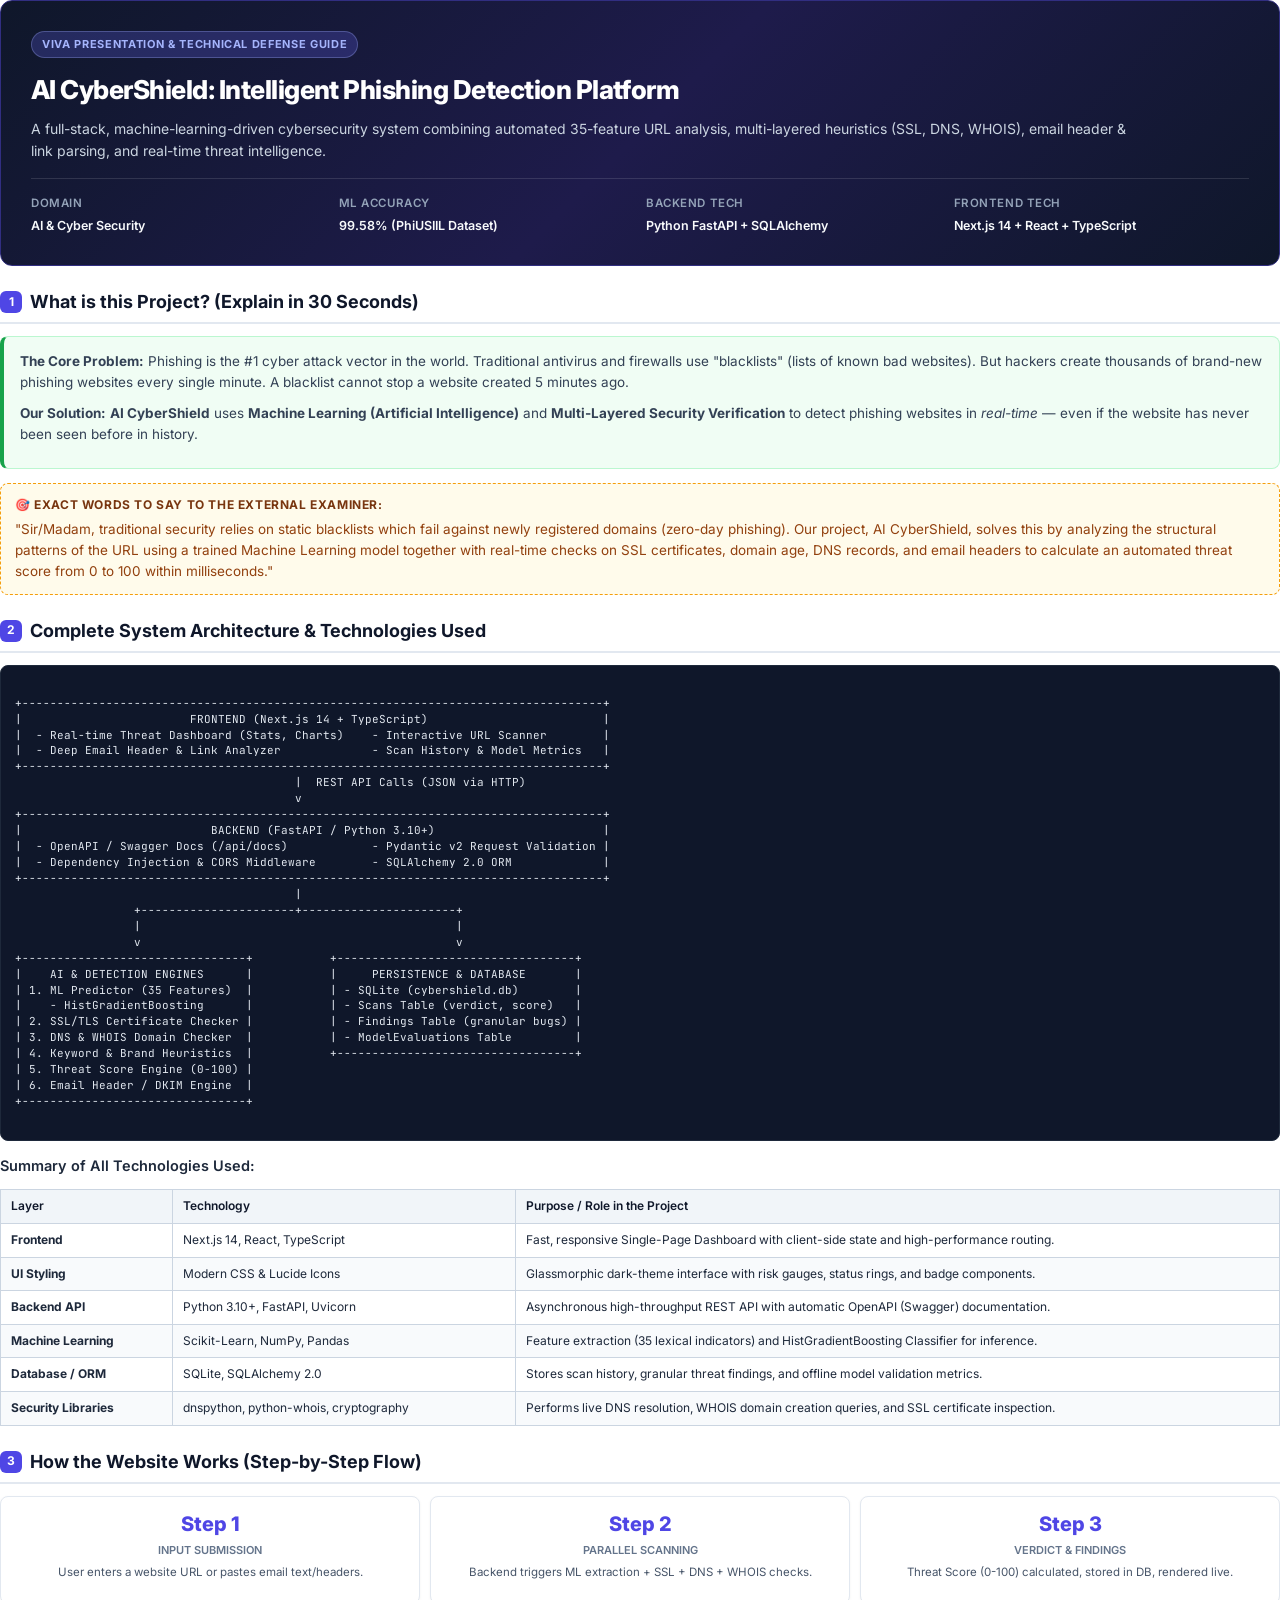
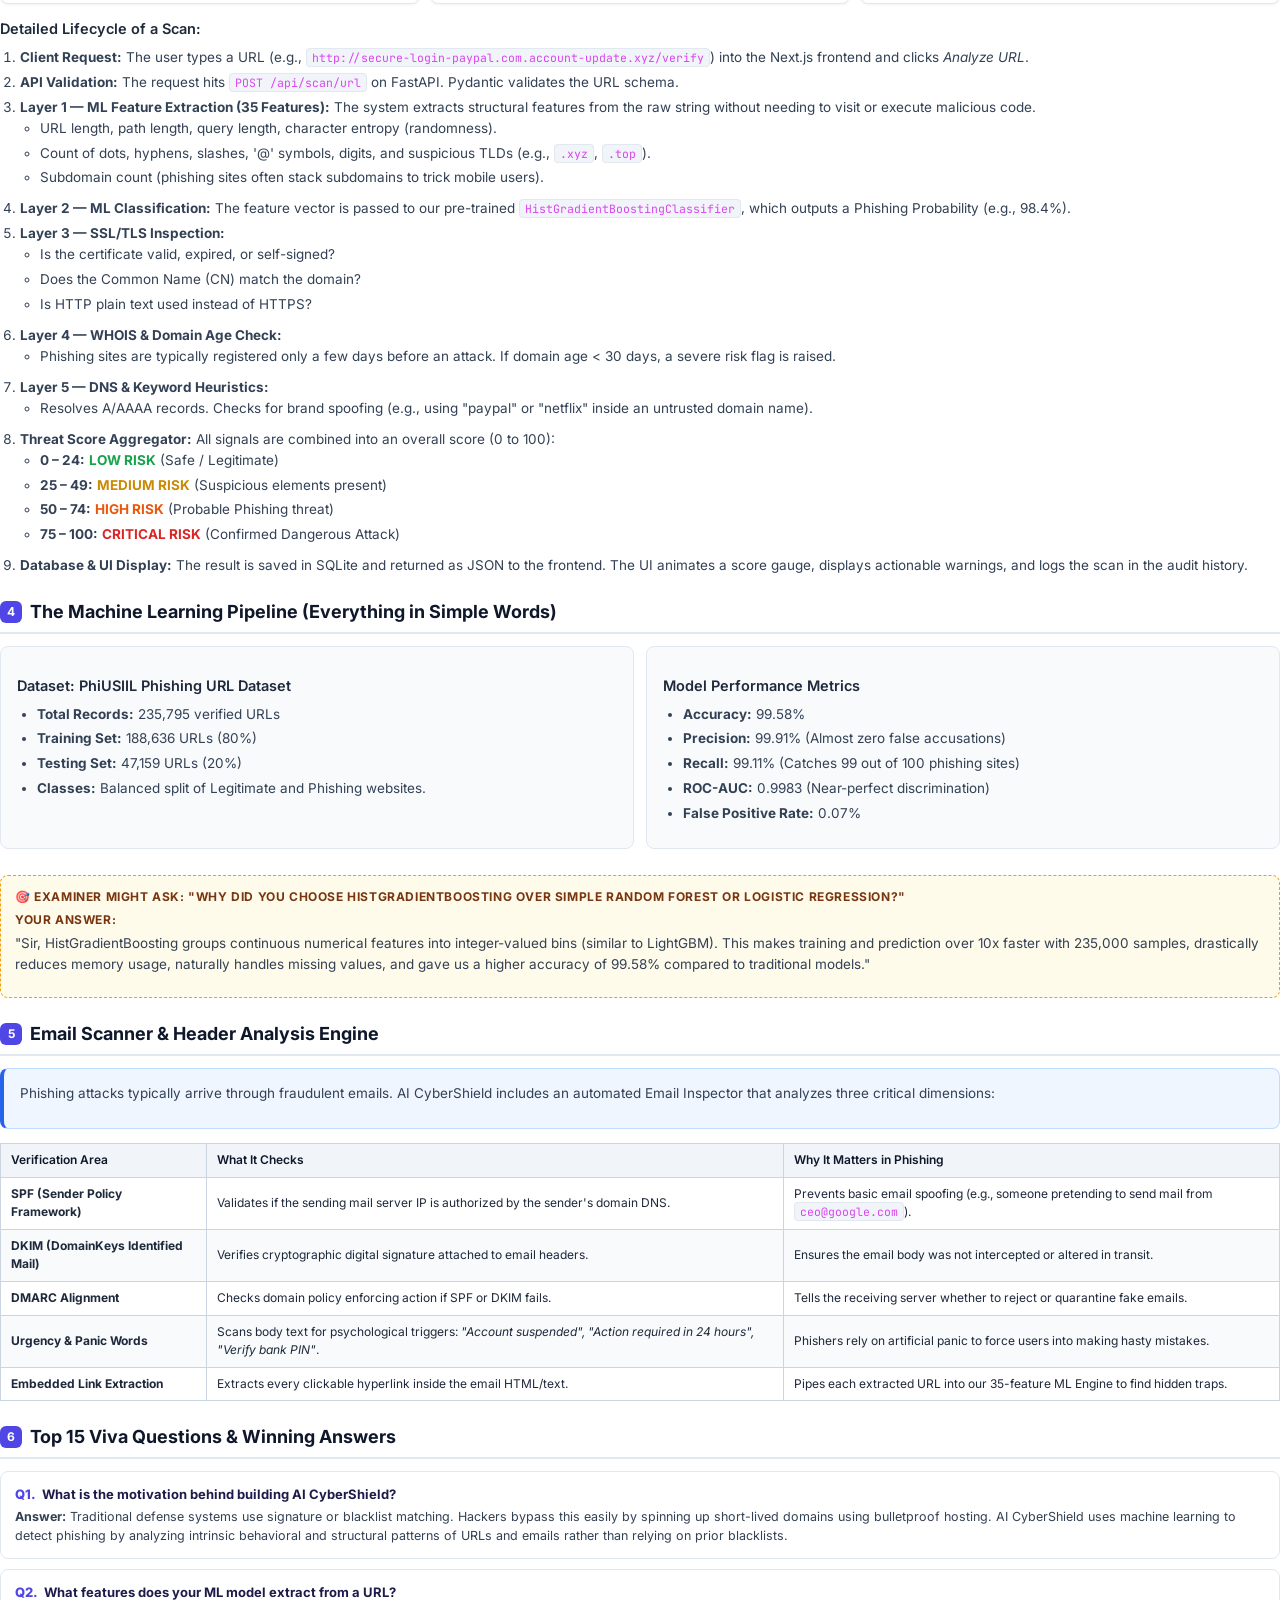
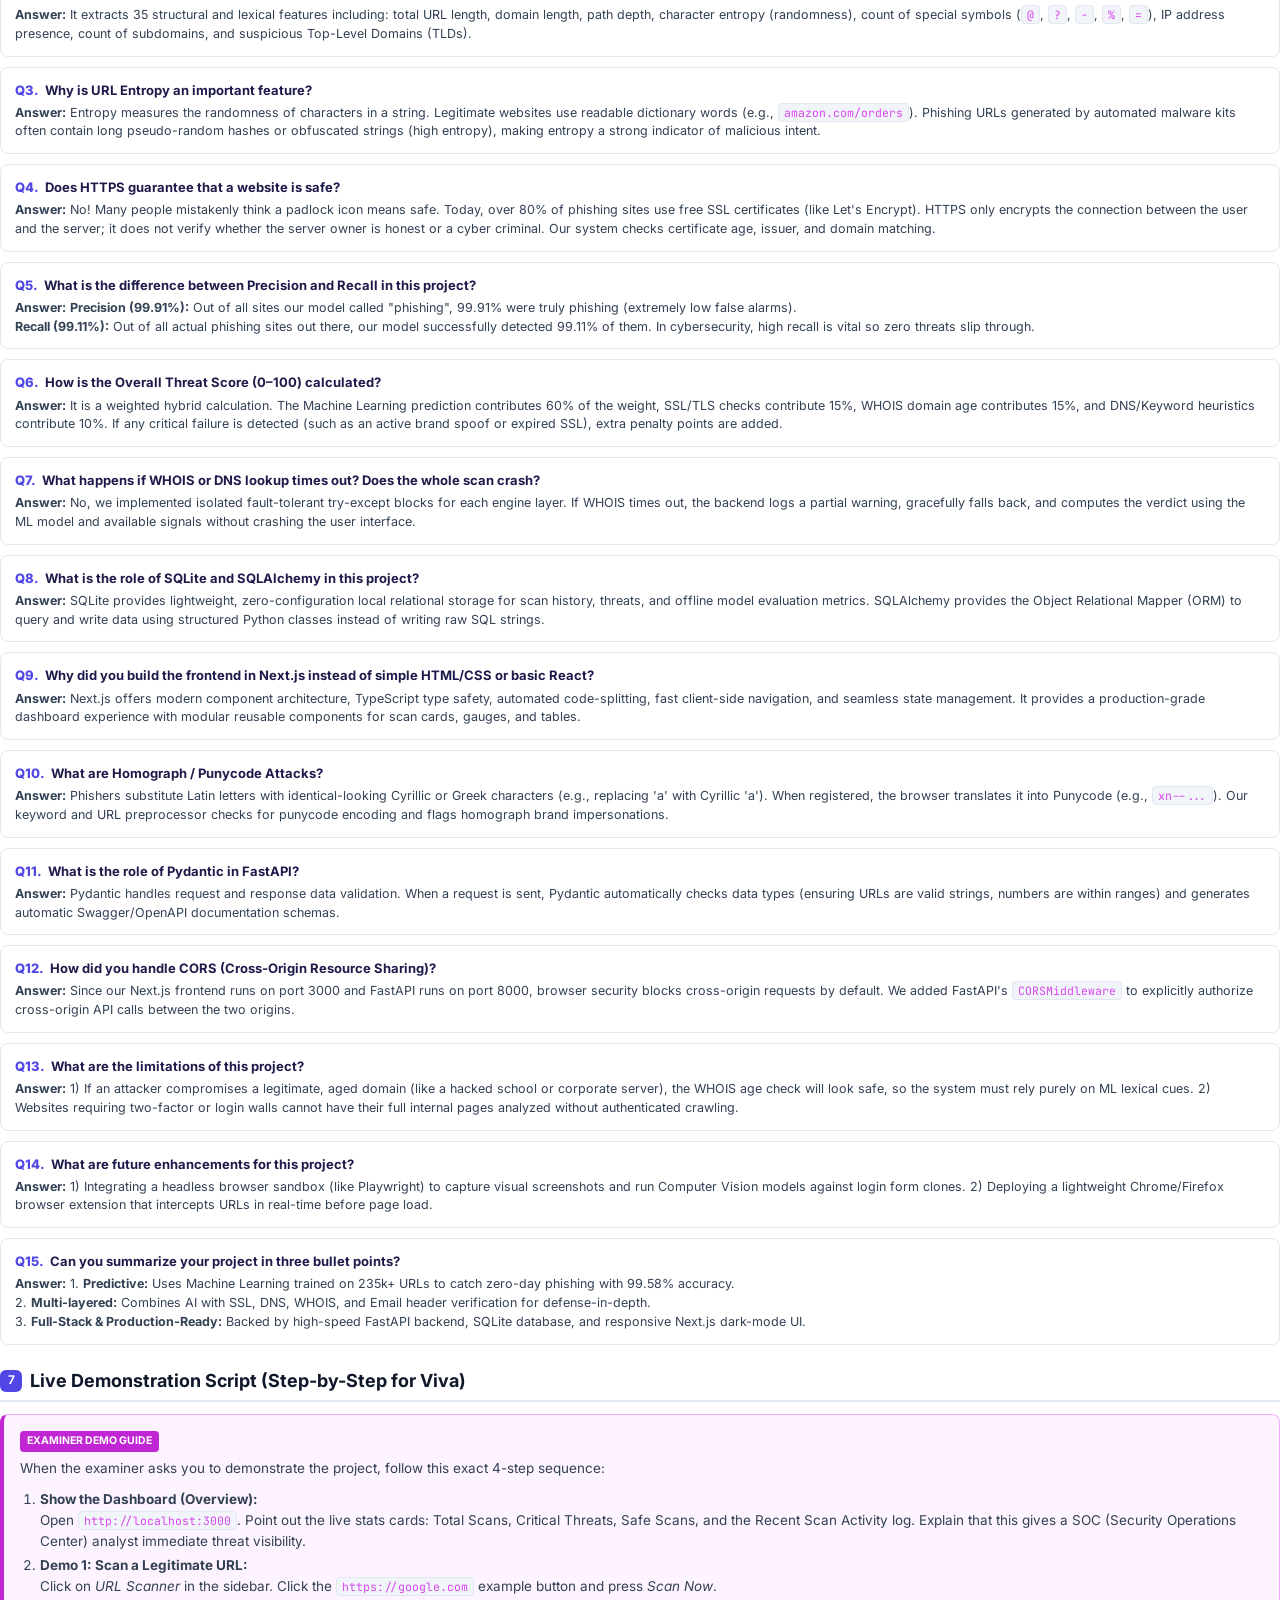
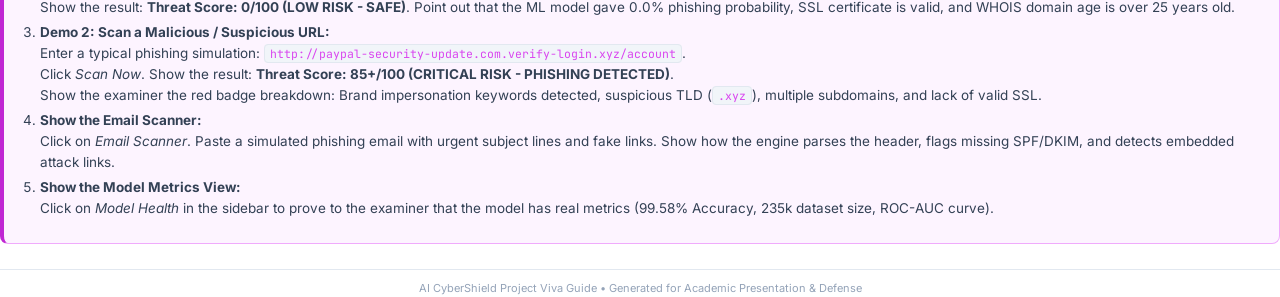
<file: viva_presentation_guide.html>
<!DOCTYPE html>
<html lang="en">
<head>
<meta charset="UTF-8">
<title>AI CyberShield — Viva Presentation & System Guide</title>
<style>
  @import url('https://fonts.googleapis.com/css2?family=Inter:wght@300;400;500;600;700;800&family=JetBrains+Mono:wght@400;600&display=swap');

  @page {
    size: A4;
    margin: 14mm 14mm 14mm 14mm;
    @bottom-right {
      content: counter(page);
    }
  }

  * {
    box-sizing: border-box;
    margin: 0;
    padding: 0;
  }

  body {
    font-family: 'Inter', -apple-system, BlinkMacSystemFont, 'Segoe UI', Roboto, sans-serif;
    color: #1e293b;
    background: #ffffff;
    line-height: 1.55;
    font-size: 13.5px;
  }

  /* Cover / Header section */
  .header-card {
    background: linear-gradient(135deg, #0f172a 0%, #1e1b4b 50%, #0f172a 100%);
    color: #ffffff;
    padding: 30px;
    border-radius: 12px;
    margin-bottom: 22px;
    border: 1px solid #312e81;
    page-break-inside: avoid;
  }

  .badge {
    display: inline-block;
    padding: 4px 10px;
    font-size: 11px;
    font-weight: 700;
    text-transform: uppercase;
    letter-spacing: 0.06em;
    border-radius: 9999px;
    background: rgba(99, 102, 241, 0.25);
    color: #a5b4fc;
    border: 1px solid rgba(165, 180, 252, 0.3);
    margin-bottom: 12px;
  }

  .header-card h1 {
    font-size: 26px;
    font-weight: 800;
    margin-bottom: 8px;
    letter-spacing: -0.02em;
    color: #ffffff;
  }

  .header-card p.subtitle {
    font-size: 14px;
    color: #cbd5e1;
    max-width: 90%;
    margin-bottom: 16px;
  }

  .meta-grid {
    display: grid;
    grid-template-columns: repeat(4, 1fr);
    gap: 12px;
    margin-top: 16px;
    padding-top: 16px;
    border-top: 1px solid rgba(255, 255, 255, 0.12);
  }

  .meta-item {
    font-size: 11.5px;
  }

  .meta-label {
    color: #94a3b8;
    text-transform: uppercase;
    font-weight: 600;
    letter-spacing: 0.05em;
    margin-bottom: 3px;
  }

  .meta-val {
    color: #f8fafc;
    font-weight: 600;
    font-size: 12.5px;
  }

  /* Headings */
  h2 {
    font-size: 18px;
    font-weight: 700;
    color: #0f172a;
    margin-top: 22px;
    margin-bottom: 12px;
    padding-bottom: 6px;
    border-bottom: 2px solid #e2e8f0;
    display: flex;
    align-items: center;
    gap: 8px;
    page-break-after: avoid;
  }

  .section-num {
    background: #4f46e5;
    color: white;
    width: 22px;
    height: 22px;
    border-radius: 6px;
    display: inline-flex;
    align-items: center;
    justify-content: center;
    font-size: 12px;
    font-weight: 700;
  }

  h3 {
    font-size: 14.5px;
    font-weight: 600;
    color: #1e293b;
    margin-top: 14px;
    margin-bottom: 6px;
    page-break-after: avoid;
  }

  p {
    margin-bottom: 10px;
    color: #334155;
  }

  /* Cards & Callouts */
  .card {
    background: #f8fafc;
    border: 1px solid #e2e8f0;
    border-radius: 8px;
    padding: 14px 16px;
    margin-bottom: 14px;
    page-break-inside: avoid;
  }

  .card-highlight {
    background: #f0fdf4;
    border: 1px solid #bbf7d0;
    border-left: 4px solid #16a34a;
  }

  .card-viva {
    background: #fdf4ff;
    border: 1px solid #f0abfc;
    border-left: 4px solid #c026d3;
  }

  .card-info {
    background: #eff6ff;
    border: 1px solid #bfdbfe;
    border-left: 4px solid #2563eb;
  }

  .viva-tag {
    display: inline-block;
    background: #c026d3;
    color: white;
    font-size: 10.5px;
    font-weight: 700;
    padding: 2px 7px;
    border-radius: 4px;
    margin-bottom: 6px;
    text-transform: uppercase;
  }

  /* Simple explanation speech bubble */
  .say-in-viva {
    background: #fffbeb;
    border: 1px dashed #f59e0b;
    border-radius: 8px;
    padding: 12px 14px;
    margin: 8px 0 12px 0;
    font-style: normal;
    color: #92400e;
    page-break-inside: avoid;
  }
  .say-in-viva strong {
    color: #78350f;
    display: block;
    margin-bottom: 4px;
    font-size: 12px;
    text-transform: uppercase;
    letter-spacing: 0.05em;
  }

  /* Tables */
  table {
    width: 100%;
    border-collapse: collapse;
    margin: 12px 0 16px 0;
    font-size: 12px;
    page-break-inside: avoid;
  }

  th, td {
    border: 1px solid #cbd5e1;
    padding: 7px 10px;
    text-align: left;
  }

  th {
    background: #f1f5f9;
    font-weight: 600;
    color: #0f172a;
  }

  tr:nth-child(even) td {
    background: #f8fafc;
  }

  /* Grid layout */
  .grid-2 {
    display: grid;
    grid-template-columns: 1fr 1fr;
    gap: 12px;
    page-break-inside: avoid;
    margin-bottom: 12px;
  }

  .grid-3 {
    display: grid;
    grid-template-columns: 1fr 1fr 1fr;
    gap: 10px;
    page-break-inside: avoid;
    margin-bottom: 12px;
  }

  .stat-box {
    background: #ffffff;
    border: 1px solid #e2e8f0;
    border-radius: 8px;
    padding: 12px;
    text-align: center;
    box-shadow: 0 1px 3px rgba(0,0,0,0.05);
  }
  .stat-num {
    font-size: 20px;
    font-weight: 800;
    color: #4f46e5;
  }
  .stat-label {
    font-size: 11px;
    color: #64748b;
    text-transform: uppercase;
    font-weight: 600;
    margin-top: 2px;
  }

  /* Architecture diagram */
  .diagram-container {
    background: #0f172a;
    color: #e2e8f0;
    border-radius: 8px;
    padding: 14px;
    font-family: 'JetBrains Mono', monospace;
    font-size: 11px;
    line-height: 1.45;
    white-space: pre;
    overflow-x: auto;
    margin: 12px 0;
    page-break-inside: avoid;
    border: 1px solid #1e293b;
  }

  ul, ol {
    margin-left: 20px;
    margin-bottom: 10px;
    color: #334155;
  }

  li {
    margin-bottom: 4px;
  }

  code {
    font-family: 'JetBrains Mono', monospace;
    font-size: 11.5px;
    background: #f1f5f9;
    padding: 1px 5px;
    border-radius: 4px;
    color: #d946ef;
    border: 1px solid #e2e8f0;
  }

  .page-break {
    page-break-before: always;
  }

  .qa-box {
    background: #ffffff;
    border: 1px solid #e2e8f0;
    border-radius: 8px;
    padding: 12px 14px;
    margin-bottom: 10px;
    page-break-inside: avoid;
  }
  .qa-q {
    font-weight: 700;
    color: #1e1b4b;
    margin-bottom: 4px;
    font-size: 13px;
    display: flex;
    align-items: baseline;
    gap: 6px;
  }
  .qa-q span {
    color: #4f46e5;
    font-weight: 800;
  }
  .qa-a {
    color: #334155;
    font-size: 12.5px;
    line-height: 1.5;
  }
</style>
</head>
<body>

  <!-- COVER / HEADER -->
  <div class="header-card">
    <div class="badge">Viva Presentation & Technical Defense Guide</div>
    <h1>AI CyberShield: Intelligent Phishing Detection Platform</h1>
    <p class="subtitle">A full-stack, machine-learning-driven cybersecurity system combining automated 35-feature URL analysis, multi-layered heuristics (SSL, DNS, WHOIS), email header & link parsing, and real-time threat intelligence.</p>
    
    <div class="meta-grid">
      <div class="meta-item">
        <div class="meta-label">Domain</div>
        <div class="meta-val">AI & Cyber Security</div>
      </div>
      <div class="meta-item">
        <div class="meta-label">ML Accuracy</div>
        <div class="meta-val">99.58% (PhiUSIIL Dataset)</div>
      </div>
      <div class="meta-item">
        <div class="meta-label">Backend Tech</div>
        <div class="meta-val">Python FastAPI + SQLAlchemy</div>
      </div>
      <div class="meta-item">
        <div class="meta-label">Frontend Tech</div>
        <div class="meta-val">Next.js 14 + React + TypeScript</div>
      </div>
    </div>
  </div>

  <!-- SECTION 1: ONE-LINE ELEVATOR PITCH -->
  <h2><span class="section-num">1</span> What is this Project? (Explain in 30 Seconds)</h2>
  <div class="card card-highlight">
    <p><strong>The Core Problem:</strong> Phishing is the #1 cyber attack vector in the world. Traditional antivirus and firewalls use "blacklists" (lists of known bad websites). But hackers create thousands of brand-new phishing websites every single minute. A blacklist cannot stop a website created 5 minutes ago.</p>
    <p><strong>Our Solution:</strong> <strong>AI CyberShield</strong> uses <strong>Machine Learning (Artificial Intelligence)</strong> and <strong>Multi-Layered Security Verification</strong> to detect phishing websites in <em>real-time</em> — even if the website has never been seen before in history.</p>
  </div>

  <div class="say-in-viva">
    <strong>🎯 Exact Words to Say to the External Examiner:</strong>
    "Sir/Madam, traditional security relies on static blacklists which fail against newly registered domains (zero-day phishing). Our project, AI CyberShield, solves this by analyzing the structural patterns of the URL using a trained Machine Learning model together with real-time checks on SSL certificates, domain age, DNS records, and email headers to calculate an automated threat score from 0 to 100 within milliseconds."
  </div>

  <!-- SECTION 2: SYSTEM ARCHITECTURE -->
  <h2><span class="section-num">2</span> Complete System Architecture & Technologies Used</h2>

  <div class="diagram-container">
+-----------------------------------------------------------------------------------+
|                        FRONTEND (Next.js 14 + TypeScript)                         |
|  - Real-time Threat Dashboard (Stats, Charts)    - Interactive URL Scanner        |
|  - Deep Email Header & Link Analyzer             - Scan History & Model Metrics   |
+-----------------------------------------------------------------------------------+
                                        |  REST API Calls (JSON via HTTP)
                                        v
+-----------------------------------------------------------------------------------+
|                           BACKEND (FastAPI / Python 3.10+)                        |
|  - OpenAPI / Swagger Docs (/api/docs)            - Pydantic v2 Request Validation |
|  - Dependency Injection & CORS Middleware        - SQLAlchemy 2.0 ORM             |
+-----------------------------------------------------------------------------------+
                                        |
                 +----------------------+----------------------+
                 |                                             |
                 v                                             v
+--------------------------------+           +----------------------------------+
|    AI & DETECTION ENGINES      |           |     PERSISTENCE & DATABASE       |
| 1. ML Predictor (35 Features)  |           | - SQLite (cybershield.db)        |
|    - HistGradientBoosting      |           | - Scans Table (verdict, score)   |
| 2. SSL/TLS Certificate Checker |           | - Findings Table (granular bugs) |
| 3. DNS & WHOIS Domain Checker  |           | - ModelEvaluations Table         |
| 4. Keyword & Brand Heuristics  |           +----------------------------------+
| 5. Threat Score Engine (0-100) |
| 6. Email Header / DKIM Engine  |
+--------------------------------+
  </div>

  <h3>Summary of All Technologies Used:</h3>
  <table>
    <thead>
      <tr>
        <th>Layer</th>
        <th>Technology</th>
        <th>Purpose / Role in the Project</th>
      </tr>
    </thead>
    <tbody>
      <tr>
        <td><strong>Frontend</strong></td>
        <td>Next.js 14, React, TypeScript</td>
        <td>Fast, responsive Single-Page Dashboard with client-side state and high-performance routing.</td>
      </tr>
      <tr>
        <td><strong>UI Styling</strong></td>
        <td>Modern CSS & Lucide Icons</td>
        <td>Glassmorphic dark-theme interface with risk gauges, status rings, and badge components.</td>
      </tr>
      <tr>
        <td><strong>Backend API</strong></td>
        <td>Python 3.10+, FastAPI, Uvicorn</td>
        <td>Asynchronous high-throughput REST API with automatic OpenAPI (Swagger) documentation.</td>
      </tr>
      <tr>
        <td><strong>Machine Learning</strong></td>
        <td>Scikit-Learn, NumPy, Pandas</td>
        <td>Feature extraction (35 lexical indicators) and HistGradientBoosting Classifier for inference.</td>
      </tr>
      <tr>
        <td><strong>Database / ORM</strong></td>
        <td>SQLite, SQLAlchemy 2.0</td>
        <td>Stores scan history, granular threat findings, and offline model validation metrics.</td>
      </tr>
      <tr>
        <td><strong>Security Libraries</strong></td>
        <td>dnspython, python-whois, cryptography</td>
        <td>Performs live DNS resolution, WHOIS domain creation queries, and SSL certificate inspection.</td>
      </tr>
    </tbody>
  </table>

  <div class="page-break"></div>

  <!-- SECTION 3: HOW THE WEBSITE WORKS (STEP-BY-STEP) -->
  <h2><span class="section-num">3</span> How the Website Works (Step-by-Step Flow)</h2>

  <div class="grid-3">
    <div class="stat-box">
      <div class="stat-num">Step 1</div>
      <div class="stat-label">Input Submission</div>
      <p style="font-size:11.5px; color:#475569; margin-top:5px;">User enters a website URL or pastes email text/headers.</p>
    </div>
    <div class="stat-box">
      <div class="stat-num">Step 2</div>
      <div class="stat-label">Parallel Scanning</div>
      <p style="font-size:11.5px; color:#475569; margin-top:5px;">Backend triggers ML extraction + SSL + DNS + WHOIS checks.</p>
    </div>
    <div class="stat-box">
      <div class="stat-num">Step 3</div>
      <div class="stat-label">Verdict & Findings</div>
      <p style="font-size:11.5px; color:#475569; margin-top:5px;">Threat Score (0-100) calculated, stored in DB, rendered live.</p>
    </div>
  </div>

  <h3>Detailed Lifecycle of a Scan:</h3>
  <ol>
    <li><strong>Client Request:</strong> The user types a URL (e.g., <code>http://secure-login-paypal.com.account-update.xyz/verify</code>) into the Next.js frontend and clicks <em>Analyze URL</em>.</li>
    <li><strong>API Validation:</strong> The request hits <code>POST /api/scan/url</code> on FastAPI. Pydantic validates the URL schema.</li>
    <li><strong>Layer 1 — ML Feature Extraction (35 Features):</strong> The system extracts structural features from the raw string without needing to visit or execute malicious code.
      <ul>
        <li>URL length, path length, query length, character entropy (randomness).</li>
        <li>Count of dots, hyphens, slashes, '@' symbols, digits, and suspicious TLDs (e.g., <code>.xyz</code>, <code>.top</code>).</li>
        <li>Subdomain count (phishing sites often stack subdomains to trick mobile users).</li>
      </ul>
    </li>
    <li><strong>Layer 2 — ML Classification:</strong> The feature vector is passed to our pre-trained <code>HistGradientBoostingClassifier</code>, which outputs a Phishing Probability (e.g., 98.4%).</li>
    <li><strong>Layer 3 — SSL/TLS Inspection:</strong>
      <ul>
        <li>Is the certificate valid, expired, or self-signed?</li>
        <li>Does the Common Name (CN) match the domain?</li>
        <li>Is HTTP plain text used instead of HTTPS?</li>
      </ul>
    </li>
    <li><strong>Layer 4 — WHOIS & Domain Age Check:</strong>
      <ul>
        <li>Phishing sites are typically registered only a few days before an attack. If domain age &lt; 30 days, a severe risk flag is raised.</li>
      </ul>
    </li>
    <li><strong>Layer 5 — DNS & Keyword Heuristics:</strong>
      <ul>
        <li>Resolves A/AAAA records. Checks for brand spoofing (e.g., using "paypal" or "netflix" inside an untrusted domain name).</li>
      </ul>
    </li>
    <li><strong>Threat Score Aggregator:</strong> All signals are combined into an overall score (0 to 100):
      <ul>
        <li><strong>0 – 24:</strong> <span style="color:#16a34a; font-weight:700;">LOW RISK</span> (Safe / Legitimate)</li>
        <li><strong>25 – 49:</strong> <span style="color:#ca8a04; font-weight:700;">MEDIUM RISK</span> (Suspicious elements present)</li>
        <li><strong>50 – 74:</strong> <span style="color:#ea580c; font-weight:700;">HIGH RISK</span> (Probable Phishing threat)</li>
        <li><strong>75 – 100:</strong> <span style="color:#dc2626; font-weight:700;">CRITICAL RISK</span> (Confirmed Dangerous Attack)</li>
      </ul>
    </li>
    <li><strong>Database & UI Display:</strong> The result is saved in SQLite and returned as JSON to the frontend. The UI animates a score gauge, displays actionable warnings, and logs the scan in the audit history.</li>
  </ol>

  <!-- SECTION 4: MACHINE LEARNING MODEL & DATASET -->
  <h2><span class="section-num">4</span> The Machine Learning Pipeline (Everything in Simple Words)</h2>

  <div class="grid-2">
    <div class="card">
      <h3>Dataset: PhiUSIIL Phishing URL Dataset</h3>
      <ul>
        <li><strong>Total Records:</strong> 235,795 verified URLs</li>
        <li><strong>Training Set:</strong> 188,636 URLs (80%)</li>
        <li><strong>Testing Set:</strong> 47,159 URLs (20%)</li>
        <li><strong>Classes:</strong> Balanced split of Legitimate and Phishing websites.</li>
      </ul>
    </div>
    <div class="card">
      <h3>Model Performance Metrics</h3>
      <ul>
        <li><strong>Accuracy:</strong> 99.58%</li>
        <li><strong>Precision:</strong> 99.91% (Almost zero false accusations)</li>
        <li><strong>Recall:</strong> 99.11% (Catches 99 out of 100 phishing sites)</li>
        <li><strong>ROC-AUC:</strong> 0.9983 (Near-perfect discrimination)</li>
        <li><strong>False Positive Rate:</strong> 0.07%</li>
      </ul>
    </div>
  </div>

  <div class="say-in-viva">
    <strong>🎯 Examiner might ask: "Why did you choose HistGradientBoosting over Simple Random Forest or Logistic Regression?"</strong>
    <p><strong>Your Answer:</strong> "Sir, HistGradientBoosting groups continuous numerical features into integer-valued bins (similar to LightGBM). This makes training and prediction over 10x faster with 235,000 samples, drastically reduces memory usage, naturally handles missing values, and gave us a higher accuracy of 99.58% compared to traditional models."</p>
  </div>

  <div class="page-break"></div>

  <!-- SECTION 5: EMAIL SCANNER ENGINE -->
  <h2><span class="section-num">5</span> Email Scanner & Header Analysis Engine</h2>
  <div class="card card-info">
    <p>Phishing attacks typically arrive through fraudulent emails. AI CyberShield includes an automated Email Inspector that analyzes three critical dimensions:</p>
  </div>

  <table>
    <thead>
      <tr>
        <th>Verification Area</th>
        <th>What It Checks</th>
        <th>Why It Matters in Phishing</th>
      </tr>
    </thead>
    <tbody>
      <tr>
        <td><strong>SPF (Sender Policy Framework)</strong></td>
        <td>Validates if the sending mail server IP is authorized by the sender's domain DNS.</td>
        <td>Prevents basic email spoofing (e.g., someone pretending to send mail from <code>ceo@google.com</code>).</td>
      </tr>
      <tr>
        <td><strong>DKIM (DomainKeys Identified Mail)</strong></td>
        <td>Verifies cryptographic digital signature attached to email headers.</td>
        <td>Ensures the email body was not intercepted or altered in transit.</td>
      </tr>
      <tr>
        <td><strong>DMARC Alignment</strong></td>
        <td>Checks domain policy enforcing action if SPF or DKIM fails.</td>
        <td>Tells the receiving server whether to reject or quarantine fake emails.</td>
      </tr>
      <tr>
        <td><strong>Urgency & Panic Words</strong></td>
        <td>Scans body text for psychological triggers: <em>"Account suspended", "Action required in 24 hours", "Verify bank PIN"</em>.</td>
        <td>Phishers rely on artificial panic to force users into making hasty mistakes.</td>
      </tr>
      <tr>
        <td><strong>Embedded Link Extraction</strong></td>
        <td>Extracts every clickable hyperlink inside the email HTML/text.</td>
        <td>Pipes each extracted URL into our 35-feature ML Engine to find hidden traps.</td>
      </tr>
    </tbody>
  </table>

  <!-- SECTION 6: TOP 15 VIVA QUESTIONS & ANSWERS -->
  <h2><span class="section-num">6</span> Top 15 Viva Questions & Winning Answers</h2>

  <div class="qa-box">
    <div class="qa-q"><span>Q1.</span> What is the motivation behind building AI CyberShield?</div>
    <div class="qa-a"><strong>Answer:</strong> Traditional defense systems use signature or blacklist matching. Hackers bypass this easily by spinning up short-lived domains using bulletproof hosting. AI CyberShield uses machine learning to detect phishing by analyzing intrinsic behavioral and structural patterns of URLs and emails rather than relying on prior blacklists.</div>
  </div>

  <div class="qa-box">
    <div class="qa-q"><span>Q2.</span> What features does your ML model extract from a URL?</div>
    <div class="qa-a"><strong>Answer:</strong> It extracts 35 structural and lexical features including: total URL length, domain length, path depth, character entropy (randomness), count of special symbols (<code>@</code>, <code>?</code>, <code>-</code>, <code>%</code>, <code>=</code>), IP address presence, count of subdomains, and suspicious Top-Level Domains (TLDs).</div>
  </div>

  <div class="qa-box">
    <div class="qa-q"><span>Q3.</span> Why is URL Entropy an important feature?</div>
    <div class="qa-a"><strong>Answer:</strong> Entropy measures the randomness of characters in a string. Legitimate websites use readable dictionary words (e.g., <code>amazon.com/orders</code>). Phishing URLs generated by automated malware kits often contain long pseudo-random hashes or obfuscated strings (high entropy), making entropy a strong indicator of malicious intent.</div>
  </div>

  <div class="qa-box">
    <div class="qa-q"><span>Q4.</span> Does HTTPS guarantee that a website is safe?</div>
    <div class="qa-a"><strong>Answer:</strong> No! Many people mistakenly think a padlock icon means safe. Today, over 80% of phishing sites use free SSL certificates (like Let's Encrypt). HTTPS only encrypts the connection between the user and the server; it does not verify whether the server owner is honest or a cyber criminal. Our system checks certificate age, issuer, and domain matching.</div>
  </div>

  <div class="qa-box">
    <div class="qa-q"><span>Q5.</span> What is the difference between Precision and Recall in this project?</div>
    <div class="qa-a"><strong>Answer:</strong> 
      <strong>Precision (99.91%):</strong> Out of all sites our model called "phishing", 99.91% were truly phishing (extremely low false alarms).<br>
      <strong>Recall (99.11%):</strong> Out of all actual phishing sites out there, our model successfully detected 99.11% of them. In cybersecurity, high recall is vital so zero threats slip through.
    </div>
  </div>

  <div class="qa-box">
    <div class="qa-q"><span>Q6.</span> How is the Overall Threat Score (0–100) calculated?</div>
    <div class="qa-a"><strong>Answer:</strong> It is a weighted hybrid calculation. The Machine Learning prediction contributes 60% of the weight, SSL/TLS checks contribute 15%, WHOIS domain age contributes 15%, and DNS/Keyword heuristics contribute 10%. If any critical failure is detected (such as an active brand spoof or expired SSL), extra penalty points are added.</div>
  </div>

  <div class="qa-box">
    <div class="qa-q"><span>Q7.</span> What happens if WHOIS or DNS lookup times out? Does the whole scan crash?</div>
    <div class="qa-a"><strong>Answer:</strong> No, we implemented isolated fault-tolerant try-except blocks for each engine layer. If WHOIS times out, the backend logs a partial warning, gracefully falls back, and computes the verdict using the ML model and available signals without crashing the user interface.</div>
  </div>

  <div class="page-break"></div>

  <div class="qa-box">
    <div class="qa-q"><span>Q8.</span> What is the role of SQLite and SQLAlchemy in this project?</div>
    <div class="qa-a"><strong>Answer:</strong> SQLite provides lightweight, zero-configuration local relational storage for scan history, threats, and offline model evaluation metrics. SQLAlchemy provides the Object Relational Mapper (ORM) to query and write data using structured Python classes instead of writing raw SQL strings.</div>
  </div>

  <div class="qa-box">
    <div class="qa-q"><span>Q9.</span> Why did you build the frontend in Next.js instead of simple HTML/CSS or basic React?</div>
    <div class="qa-a"><strong>Answer:</strong> Next.js offers modern component architecture, TypeScript type safety, automated code-splitting, fast client-side navigation, and seamless state management. It provides a production-grade dashboard experience with modular reusable components for scan cards, gauges, and tables.</div>
  </div>

  <div class="qa-box">
    <div class="qa-q"><span>Q10.</span> What are Homograph / Punycode Attacks?</div>
    <div class="qa-a"><strong>Answer:</strong> Phishers substitute Latin letters with identical-looking Cyrillic or Greek characters (e.g., replacing 'a' with Cyrillic 'а'). When registered, the browser translates it into Punycode (e.g., <code>xn--...</code>). Our keyword and URL preprocessor checks for punycode encoding and flags homograph brand impersonations.</div>
  </div>

  <div class="qa-box">
    <div class="qa-q"><span>Q11.</span> What is the role of Pydantic in FastAPI?</div>
    <div class="qa-a"><strong>Answer:</strong> Pydantic handles request and response data validation. When a request is sent, Pydantic automatically checks data types (ensuring URLs are valid strings, numbers are within ranges) and generates automatic Swagger/OpenAPI documentation schemas.</div>
  </div>

  <div class="qa-box">
    <div class="qa-q"><span>Q12.</span> How did you handle CORS (Cross-Origin Resource Sharing)?</div>
    <div class="qa-a"><strong>Answer:</strong> Since our Next.js frontend runs on port 3000 and FastAPI runs on port 8000, browser security blocks cross-origin requests by default. We added FastAPI's <code>CORSMiddleware</code> to explicitly authorize cross-origin API calls between the two origins.</div>
  </div>

  <div class="qa-box">
    <div class="qa-q"><span>Q13.</span> What are the limitations of this project?</div>
    <div class="qa-a"><strong>Answer:</strong> 1) If an attacker compromises a legitimate, aged domain (like a hacked school or corporate server), the WHOIS age check will look safe, so the system must rely purely on ML lexical cues. 2) Websites requiring two-factor or login walls cannot have their full internal pages analyzed without authenticated crawling.</div>
  </div>

  <div class="qa-box">
    <div class="qa-q"><span>Q14.</span> What are future enhancements for this project?</div>
    <div class="qa-a"><strong>Answer:</strong> 1) Integrating a headless browser sandbox (like Playwright) to capture visual screenshots and run Computer Vision models against login form clones. 2) Deploying a lightweight Chrome/Firefox browser extension that intercepts URLs in real-time before page load.</div>
  </div>

  <div class="qa-box">
    <div class="qa-q"><span>Q15.</span> Can you summarize your project in three bullet points?</div>
    <div class="qa-a"><strong>Answer:</strong>
      1. <strong>Predictive:</strong> Uses Machine Learning trained on 235k+ URLs to catch zero-day phishing with 99.58% accuracy.<br>
      2. <strong>Multi-layered:</strong> Combines AI with SSL, DNS, WHOIS, and Email header verification for defense-in-depth.<br>
      3. <strong>Full-Stack & Production-Ready:</strong> Backed by high-speed FastAPI backend, SQLite database, and responsive Next.js dark-mode UI.
    </div>
  </div>

  <!-- SECTION 7: LIVE DEMO CHEAT SHEET -->
  <h2><span class="section-num">7</span> Live Demonstration Script (Step-by-Step for Viva)</h2>
  <div class="card card-viva">
    <span class="viva-tag">Examiner Demo Guide</span>
    <p>When the examiner asks you to demonstrate the project, follow this exact 4-step sequence:</p>
    <ol>
      <li><strong>Show the Dashboard (Overview):</strong>
        <br>Open <code>http://localhost:3000</code>. Point out the live stats cards: Total Scans, Critical Threats, Safe Scans, and the Recent Scan Activity log. Explain that this gives a SOC (Security Operations Center) analyst immediate threat visibility.
      </li>
      <li><strong>Demo 1: Scan a Legitimate URL:</strong>
        <br>Click on <em>URL Scanner</em> in the sidebar. Click the <code>https://google.com</code> example button and press <em>Scan Now</em>.
        <br>Show the result: <strong>Threat Score: 0/100 (LOW RISK - SAFE)</strong>. Point out that the ML model gave 0.0% phishing probability, SSL certificate is valid, and WHOIS domain age is over 25 years old.
      </li>
      <li><strong>Demo 2: Scan a Malicious / Suspicious URL:</strong>
        <br>Enter a typical phishing simulation: <code>http://paypal-security-update.com.verify-login.xyz/account</code>.
        <br>Click <em>Scan Now</em>. Show the result: <strong>Threat Score: 85+/100 (CRITICAL RISK - PHISHING DETECTED)</strong>.
        <br>Show the examiner the red badge breakdown: Brand impersonation keywords detected, suspicious TLD (<code>.xyz</code>), multiple subdomains, and lack of valid SSL.
      </li>
      <li><strong>Show the Email Scanner:</strong>
        <br>Click on <em>Email Scanner</em>. Paste a simulated phishing email with urgent subject lines and fake links. Show how the engine parses the header, flags missing SPF/DKIM, and detects embedded attack links.
      </li>
      <li><strong>Show the Model Metrics View:</strong>
        <br>Click on <em>Model Health</em> in the sidebar to prove to the examiner that the model has real metrics (99.58% Accuracy, 235k dataset size, ROC-AUC curve).
      </li>
    </ol>
  </div>

  <div style="text-align: center; margin-top: 25px; font-size: 11px; color: #94a3b8; border-top: 1px solid #e2e8f0; padding-top: 10px;">
    AI CyberShield Project Viva Guide • Generated for Academic Presentation & Defense
  </div>

</body>
</html>
</file>
